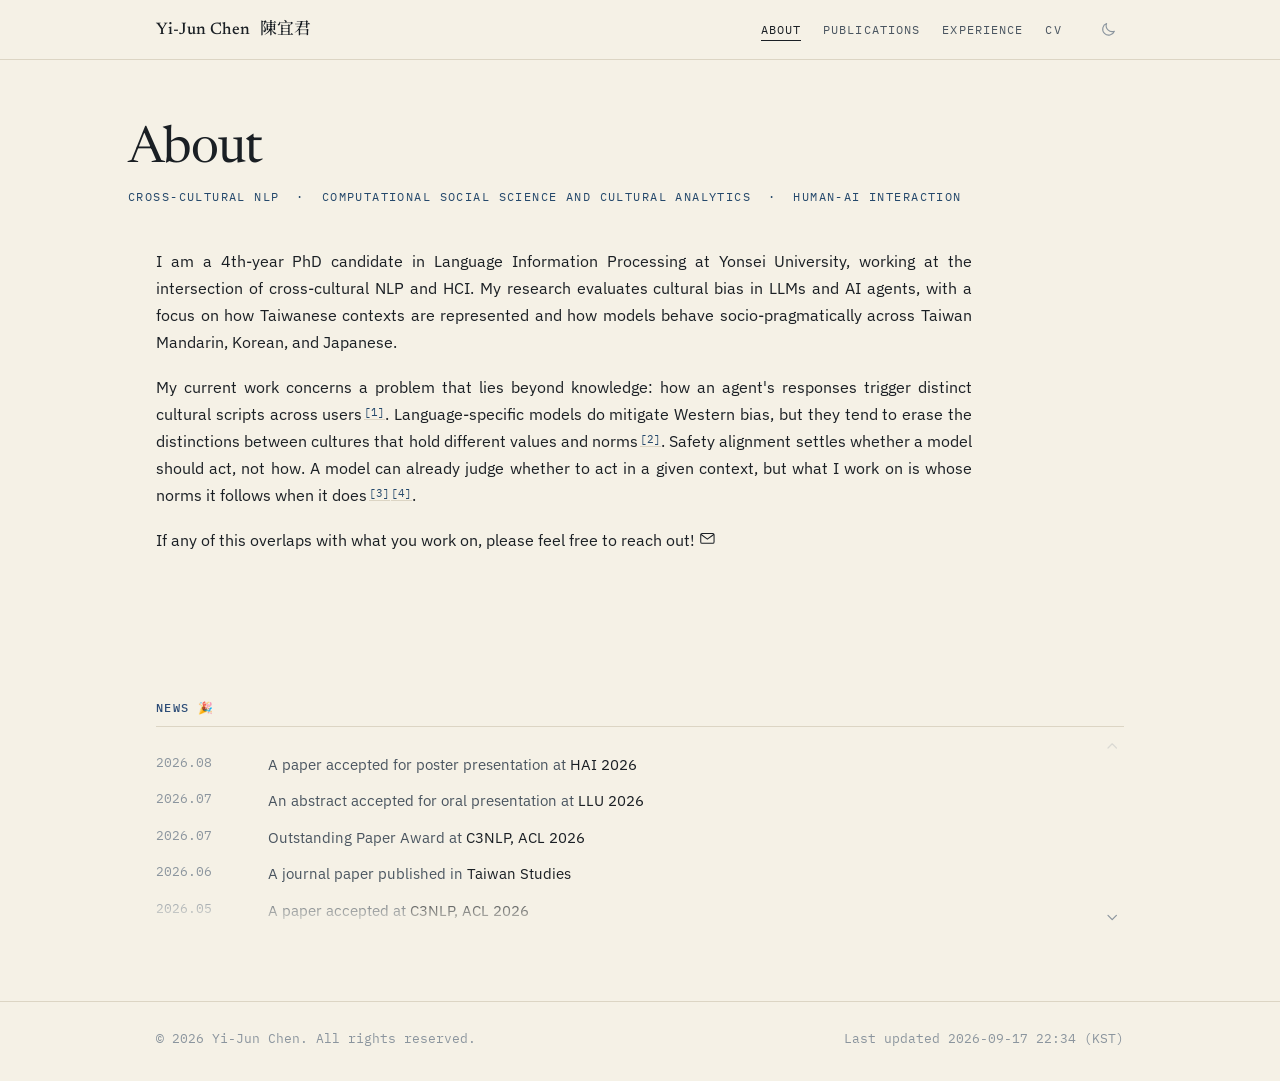
<file: index.html>
<!DOCTYPE html>
<html lang="en">
<head>
<meta charset="UTF-8">
<meta name="viewport" content="width=device-width, initial-scale=1.0">
<title>Yi-Jun Chen — Cross-Cultural NLP &amp; HCI</title>
<meta name="description" content="Yi-Jun Chen is a PhD candidate in Language Information Processing at Yonsei University, studying cultural bias in LLMs and AI agents across Taiwan Mandarin, Korean, and Japanese.">
<link rel="preconnect" href="https://fonts.googleapis.com">
<link rel="preconnect" href="https://fonts.gstatic.com" crossorigin>
<link href="https://fonts.googleapis.com/css2?family=Newsreader:ital,opsz,wght@0,6..72,300;0,6..72,400;0,6..72,500;1,6..72,300;1,6..72,400&family=IBM+Plex+Mono:wght@400;500&family=IBM+Plex+Sans:wght@400;500;600&family=Noto+Serif+TC:wght@400;500&family=Noto+Serif+KR:wght@400;500&family=Noto+Serif+JP:wght@400;500&display=swap" rel="stylesheet">
<link rel="icon" href="/img/YJ.svg" type="image/svg+xml">
<link rel="stylesheet" href="/css/site.css">
<script src="/js/theme.js"></script>
<script src="/js/news.js" defer></script>
</head>
<body>

<header class="topbar">
  <div class="wrap">
    <div class="brand"><a href="/">Yi-Jun Chen <span lang="zh-Hant">陳宜君</span></a></div>
    <nav aria-label="Sections">
      <ul>
        <li><a href="/" aria-current="page">About</a></li>
        <li><a href="/publications/">Publications</a></li>
        <li><a href="/experience/">Experience</a></li>
        <li><a href="/cv/">CV</a></li>
      </ul>
    </nav>
  </div>
</header>

<main>

<div class="wrap page-head">
  <h1>About</h1>
  <p class="eyebrow">Cross-Cultural NLP &nbsp;·&nbsp; Computational Social Science and Cultural Analytics &nbsp;·&nbsp; Human-AI Interaction</p>
</div>

<section class="first flush">
  <div class="wrap">
    <div class="prose">
      <p>
        I am a 4th-year PhD candidate in Language Information Processing at Yonsei
        University, working at the intersection of cross-cultural NLP and HCI. My
        research evaluates cultural bias in LLMs and AI agents, with a focus on how
        Taiwanese contexts are represented and how models behave socio-pragmatically
        across Taiwan Mandarin, Korean, and Japanese.
      </p>
      <p>
        My current work concerns a problem that lies beyond knowledge: how an agent's
        responses trigger distinct cultural scripts across users<a class="cite" href="/publications/#osfa">[1]</a>.
        Language-specific models do mitigate Western bias, but they tend to erase the
        distinctions between cultures that hold different values and norms<a class="cite" href="/publications/#cultural-bias">[2]</a>. Safety
        alignment settles whether a model should act, not how. A model can already judge
        whether to act in a given context, but what I work on is whose norms it
        follows when it does<a class="cite" href="/publications/#pea">[3]</a><a class="cite" href="/publications/#r-tj">[4]</a>.
      </p>
      <p>
        If any of this overlaps with what you work on, please
        feel free to reach out! <a class="reach" href="mailto:yjchen.ac@gmail.com" aria-label="Email Yi-Jun Chen"><svg viewBox="0 0 24 24" fill="none" stroke="currentColor" stroke-width="1.5" stroke-linecap="round" stroke-linejoin="round" aria-hidden="true"><rect x="2.5" y="5" width="19" height="14" rx="2"/><path d="M3 6.5l9 6.5 9-6.5"/></svg></a>
      </p>
    </div>
  </div>
</section>

<section>
  <div class="wrap">
    <div class="svc-group">
      <h3>News 🎉</h3>
      <!-- the list scrolls in place so the page length stays fixed as entries
           accumulate; news.js adds the up/down buttons to the right of it -->
      <div class="news-box">
      <div class="news-scroll" tabindex="0" role="region" aria-label="News, scrollable list">
      <ul class="svc-list tight">
        <li><span class="yr">2026.08</span><span class="role">A paper accepted for poster presentation at <span class="org">HAI 2026</span></span></li>
        <li><span class="yr">2026.07</span><span class="role">An abstract accepted for oral presentation at <span class="org">LLU 2026</span></span></li>
        <li><span class="yr">2026.07</span><span class="role">Outstanding Paper Award at <span class="org">C3NLP, ACL 2026</span></span></li>
        <li><span class="yr">2026.06</span><span class="role">A journal paper published in <span class="org">Taiwan Studies</span></span></li>
        <li><span class="yr">2026.05</span><span class="role">A paper accepted at <span class="org">C3NLP, ACL 2026</span></span></li>
        <li><span class="yr">2026.04</span><span class="role">A paper accepted at <span class="org">Findings of ACL 2026</span></span></li>
        <li><span class="yr">2025.12</span><span class="role">A journal paper published in <span class="org">Language and Information</span></span></li>
        <li><span class="yr">2024.07</span><span class="role">Joined <span class="org"><a href="https://www.iis.sinica.edu.tw/en/index.html" target="_blank" rel="noopener noreferrer">Institute of Information Science, Academia Sinica</a></span> as a research intern (2024.07–2024.12)</span></li>
        <li><span class="yr">2022.07</span><span class="role">Awarded <span class="org">Global Korea Scholarship (GKS)</span>, <a href="https://www.niied.go.kr/web/niied/niiedEng/main" target="_blank" rel="noopener noreferrer">NIIED</a> — fully funded PhD Program (2022–2025)</span></li>
      </ul>
      </div>
      </div>
    </div>
  </div>
</section>

</main>

<footer>
  <div class="wrap">
    <p class="colophon"><span>© 2026 Yi-Jun Chen. All rights reserved.</span><span>Last updated 2026-09-17 22:34 (KST)</span></p>
  </div>
</footer>

</body>
</html>
</file>
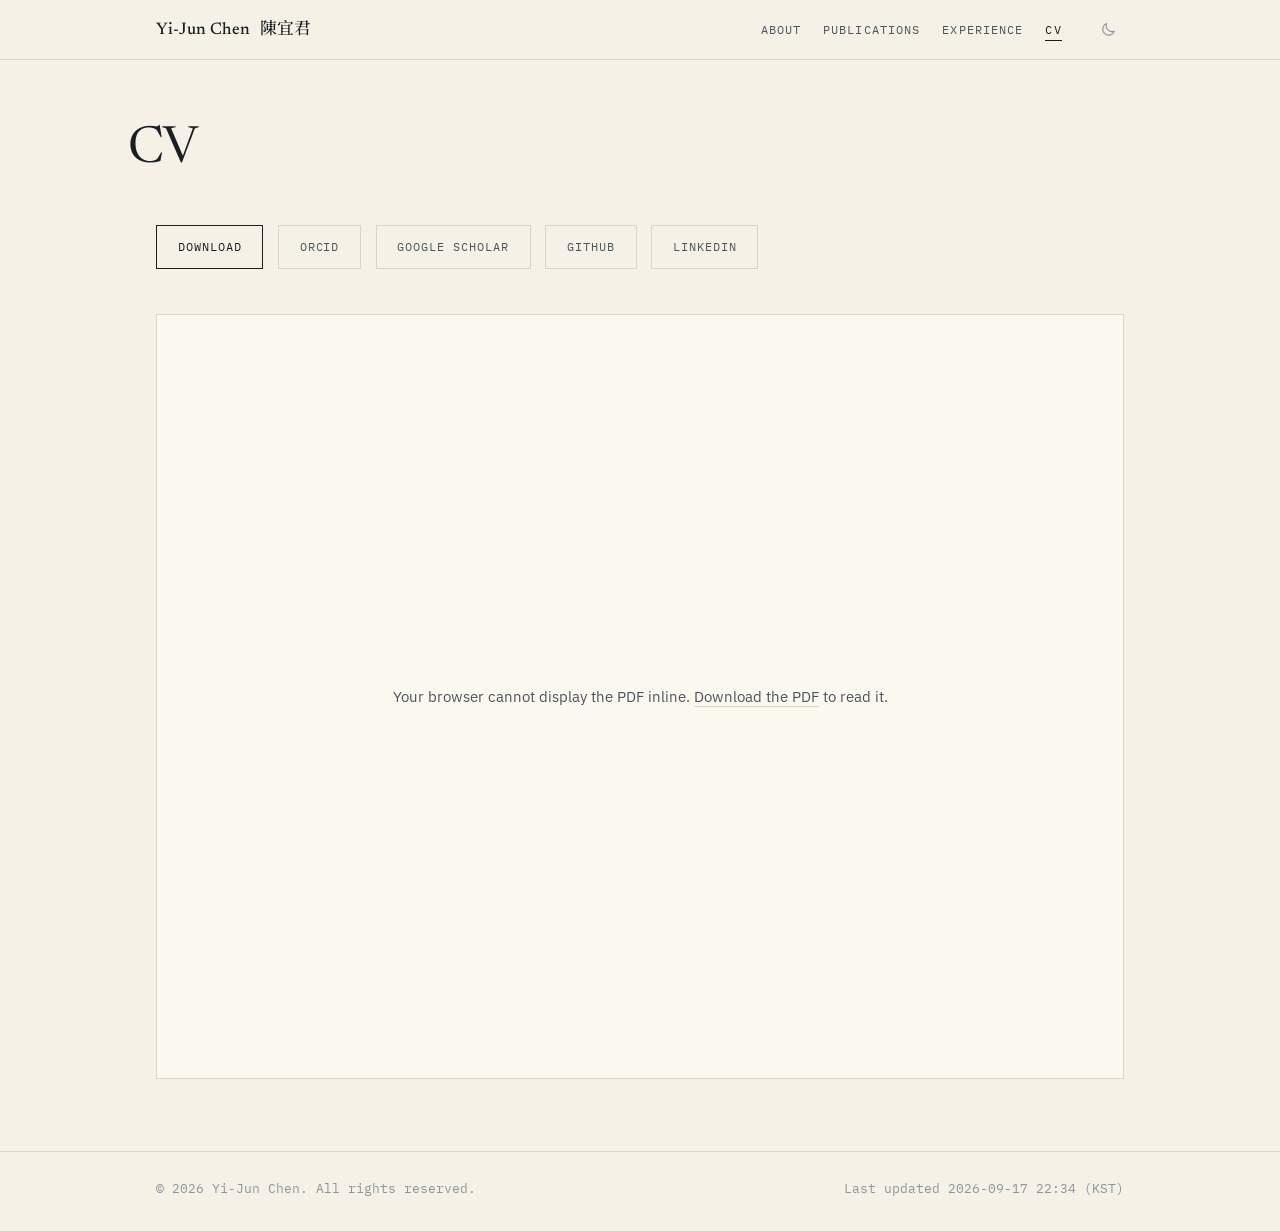
<file: cv/index.html>
<!DOCTYPE html>
<html lang="en">
<head>
<meta charset="UTF-8">
<meta name="viewport" content="width=device-width, initial-scale=1.0">
<title>CV — Yi-Jun Chen</title>
<meta name="description" content="Resume/CV of Yi-Jun Chen, PhD candidate at Yonsei University, awarded Outstanding Paper at C3NLP (ACL 2026) and the Global Korea Scholarship (GKS).">
<link rel="preconnect" href="https://fonts.googleapis.com">
<link rel="preconnect" href="https://fonts.gstatic.com" crossorigin>
<link href="https://fonts.googleapis.com/css2?family=Newsreader:ital,opsz,wght@0,6..72,300;0,6..72,400;0,6..72,500;1,6..72,300;1,6..72,400&family=IBM+Plex+Mono:wght@400;500&family=IBM+Plex+Sans:wght@400;500;600&family=Noto+Serif+TC:wght@400;500&family=Noto+Serif+KR:wght@400;500&family=Noto+Serif+JP:wght@400;500&display=swap" rel="stylesheet">
<link rel="icon" href="/img/YJ.svg" type="image/svg+xml">
<link rel="stylesheet" href="/css/site.css">
<script src="/js/theme.js"></script>
</head>
<body>

<header class="topbar">
  <div class="wrap">
    <div class="brand"><a href="/">Yi-Jun Chen <span lang="zh-Hant">陳宜君</span></a></div>
    <nav aria-label="Sections">
      <ul>
        <li><a href="/">About</a></li>
        <li><a href="/publications/">Publications</a></li>
        <li><a href="/experience/">Experience</a></li>
        <li><a href="/cv/" aria-current="page">CV</a></li>
      </ul>
    </nav>
  </div>
</header>

<main>

<div class="wrap page-head">
  <h1>CV</h1>
</div>

<section class="first">
  <div class="wrap">

    <div class="cv-actions">
      <a class="btn" href="/file/Resume_Yijun_Chen.pdf?v=20260917">Download</a>
      <a class="btn alt" href="https://orcid.org/0009-0000-7103-0643" target="_blank" rel="noopener noreferrer">ORCID</a>
      <a class="btn alt" href="https://scholar.google.com/citations?user=uqlzdpMAAAAJ" target="_blank" rel="noopener noreferrer">Google Scholar</a>
      <a class="btn alt" href="https://github.com/yjchen0722" target="_blank" rel="noopener noreferrer">GitHub</a>
      <a class="btn alt" href="https://www.linkedin.com/in/yjc0722/" target="_blank" rel="noopener noreferrer">LinkedIn</a>
    </div>

    <!-- 內嵌的 PDF 檢視器；瀏覽器無法內嵌顯示時,退回下方的下載提示 -->
    <object class="pdf-viewer" data="/file/Resume_Yijun_Chen.pdf?v=20260917" type="application/pdf" aria-label="CV, PDF">
      <div class="pdf-fallback">
        <p>
          Your browser cannot display the PDF inline.
          <a href="/file/Resume_Yijun_Chen.pdf?v=20260917">Download the PDF</a> to read it.
        </p>
      </div>
    </object>

  </div>
</section>

</main>

<footer>
  <div class="wrap">
    <p class="colophon"><span>© 2026 Yi-Jun Chen. All rights reserved.</span><span>Last updated 2026-09-17 22:34 (KST)</span></p>
  </div>
</footer>

</body>
</html>
</file>
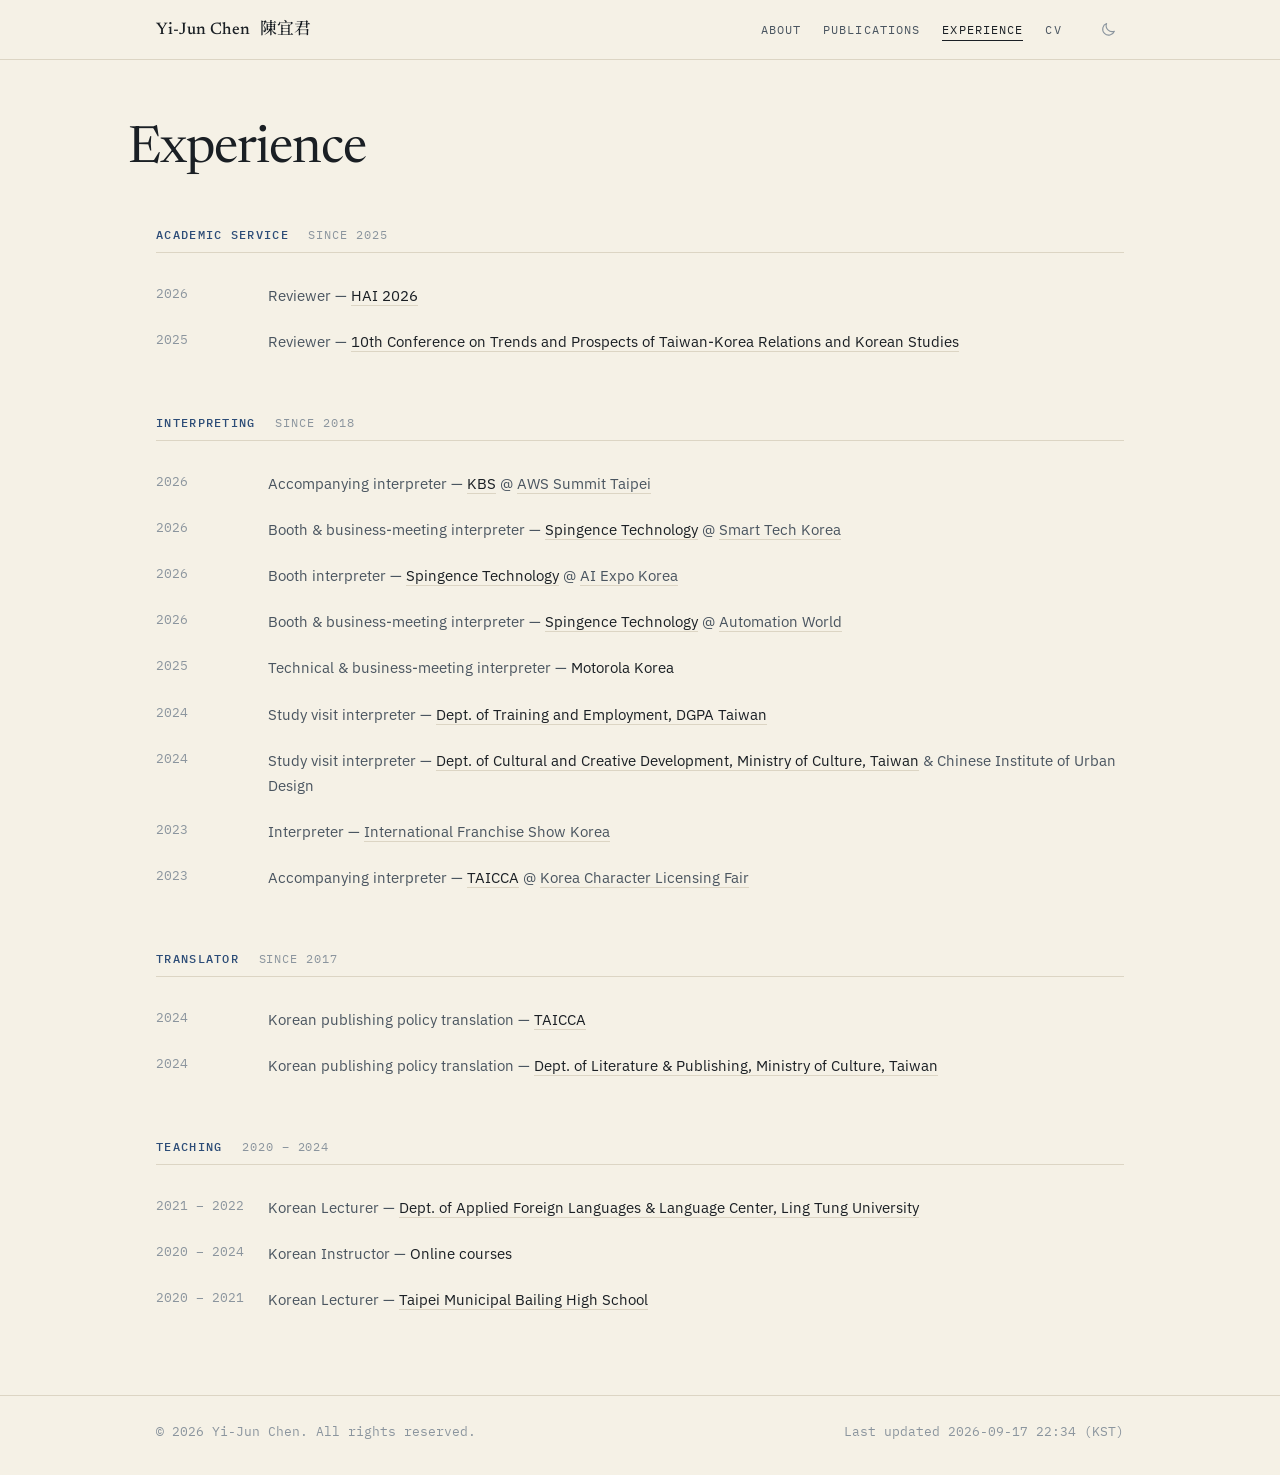
<file: experience/index.html>
<!DOCTYPE html>
<html lang="en">
<head>
<meta charset="UTF-8">
<meta name="viewport" content="width=device-width, initial-scale=1.0">
<title>Experience — Yi-Jun Chen</title>
<meta name="description" content="Peer review for HAI 2026, Korean-Mandarin interpreting at tech expos and government study visits, publishing policy translation, and Korean teaching by Yi-Jun Chen.">
<link rel="preconnect" href="https://fonts.googleapis.com">
<link rel="preconnect" href="https://fonts.gstatic.com" crossorigin>
<link href="https://fonts.googleapis.com/css2?family=Newsreader:ital,opsz,wght@0,6..72,300;0,6..72,400;0,6..72,500;1,6..72,300;1,6..72,400&family=IBM+Plex+Mono:wght@400;500&family=IBM+Plex+Sans:wght@400;500;600&family=Noto+Serif+TC:wght@400;500&family=Noto+Serif+KR:wght@400;500&family=Noto+Serif+JP:wght@400;500&display=swap" rel="stylesheet">
<link rel="icon" href="/img/YJ.svg" type="image/svg+xml">
<link rel="stylesheet" href="/css/site.css">
<script src="/js/theme.js"></script>
</head>
<body>

<header class="topbar">
  <div class="wrap">
    <div class="brand"><a href="/">Yi-Jun Chen <span lang="zh-Hant">陳宜君</span></a></div>
    <nav aria-label="Sections">
      <ul>
        <li><a href="/">About</a></li>
        <li><a href="/publications/">Publications</a></li>
        <li><a href="/experience/" aria-current="page">Experience</a></li>
        <li><a href="/cv/">CV</a></li>
      </ul>
    </nav>
  </div>
</header>

<main>

<div class="wrap page-head">
  <h1>Experience</h1>
</div>

<section class="first">
  <div class="wrap">

    <div class="svc-group">
      <h3>Academic Service <span class="since">since 2025</span></h3>
      <ul class="svc-list">
        <li><span class="yr">2026</span><span class="role">Reviewer — <span class="org"><a href="https://hai-conference.net/hai2026/" target="_blank" rel="noopener noreferrer">HAI 2026</a></span></span></li>
        <li><span class="yr">2025</span><span class="role">Reviewer — <span class="org"><a href="https://korea.nuk.edu.tw/main/ModelTemplete11View.aspx?p=[base64]" target="_blank" rel="noopener noreferrer">10th Conference on Trends and Prospects of Taiwan-Korea Relations and Korean Studies</a></span></span></li>
      </ul>
    </div>

    <div class="svc-group">
      <h3>Interpreting <span class="since">since 2018</span></h3>
      <ul class="svc-list">
        <li><span class="yr">2026</span><span class="role">Accompanying interpreter — <span class="org"><a href="https://www.kbs.co.kr/" target="_blank" rel="noopener noreferrer">KBS</a></span> @ <a href="https://aws.amazon.com/tw/events/summits/taipei/" target="_blank" rel="noopener noreferrer">AWS Summit Taipei</a></span></li>
        <li><span class="yr">2026</span><span class="role">Booth &amp; business-meeting interpreter — <span class="org"><a href="https://www.spingence.com/en/" target="_blank" rel="noopener noreferrer">Spingence Technology</a></span> @ <a href="https://en.smarttechkorea.com/" target="_blank" rel="noopener noreferrer">Smart Tech Korea</a></span></li>
        <li><span class="yr">2026</span><span class="role">Booth interpreter — <span class="org"><a href="https://www.spingence.com/en/" target="_blank" rel="noopener noreferrer">Spingence Technology</a></span> @ <a href="https://aiexpo.co.kr/" target="_blank" rel="noopener noreferrer">AI Expo Korea</a></span></li>
        <li><span class="yr">2026</span><span class="role">Booth &amp; business-meeting interpreter — <span class="org"><a href="https://www.spingence.com/en/" target="_blank" rel="noopener noreferrer">Spingence Technology</a></span> @ <a href="https://automationworld2026.ems.coex.co.kr/?hl=en" target="_blank" rel="noopener noreferrer">Automation World</a></span></li>
        <li><span class="yr">2025</span><span class="role">Technical &amp; business-meeting interpreter — <span class="org">Motorola Korea</span></span></li>
        <li><span class="yr">2024</span><span class="role">Study visit interpreter — <span class="org"><a href="https://www.dgpa.gov.tw/" target="_blank" rel="noopener noreferrer">Dept. of Training and Employment, DGPA Taiwan</a></span></span></li>
        <li><span class="yr">2024</span><span class="role">Study visit interpreter — <span class="org"><a href="https://www.moc.gov.tw/cp.aspx?n=113" target="_blank" rel="noopener noreferrer">Dept. of Cultural and Creative Development, Ministry of Culture, Taiwan</a></span> &amp; Chinese Institute of Urban Design</span></li>
        <li><span class="yr">2023</span><span class="role">Interpreter — <a href="https://www.ifskorea.co.kr/hub/en-gb.html" target="_blank" rel="noopener noreferrer">International Franchise Show Korea</a></span></li>
        <li><span class="yr">2023</span><span class="role">Accompanying interpreter — <span class="org"><a href="https://en.taicca.tw/" target="_blank" rel="noopener noreferrer">TAICCA</a></span> @ <a href="https://www.characterfair.kr/" target="_blank" rel="noopener noreferrer">Korea Character Licensing Fair</a></span></li>
      </ul>
    </div>

    <div class="svc-group">
      <h3>Translator <span class="since">since 2017</span></h3>
      <ul class="svc-list">
        <li><span class="yr">2024</span><span class="role">Korean publishing policy translation — <span class="org"><a href="https://en.taicca.tw/" target="_blank" rel="noopener noreferrer">TAICCA</a></span></span></li>
        <li><span class="yr">2024</span><span class="role">Korean publishing policy translation — <span class="org"><a href="https://www.moc.gov.tw/en/News_Card.aspx?n=413&amp;sms=10700" target="_blank" rel="noopener noreferrer">Dept. of Literature &amp; Publishing, Ministry of Culture, Taiwan</a></span></span></li>
      </ul>
    </div>

    <div class="svc-group">
      <h3>Teaching <span class="since">2020 – 2024</span></h3>
      <ul class="svc-list">
        <li><span class="yr">2021 – 2022</span><span class="role">Korean Lecturer — <span class="org"><a href="https://www.ltu.edu.tw/" target="_blank" rel="noopener noreferrer">Dept. of Applied Foreign Languages &amp; Language Center, Ling Tung University</a></span></span></li>
        <li><span class="yr">2020 – 2024</span><span class="role">Korean Instructor — <span class="org">Online courses</span></span></li>
        <li><span class="yr">2020 – 2021</span><span class="role">Korean Lecturer — <span class="org"><a href="https://www.blsh.tp.edu.tw/" target="_blank" rel="noopener noreferrer">Taipei Municipal Bailing High School</a></span></span></li>
      </ul>
    </div>


  </div>
</section>

</main>

<footer>
  <div class="wrap">
    <p class="colophon"><span>© 2026 Yi-Jun Chen. All rights reserved.</span><span>Last updated 2026-09-17 22:34 (KST)</span></p>
  </div>
</footer>

</body>
</html>
</file>
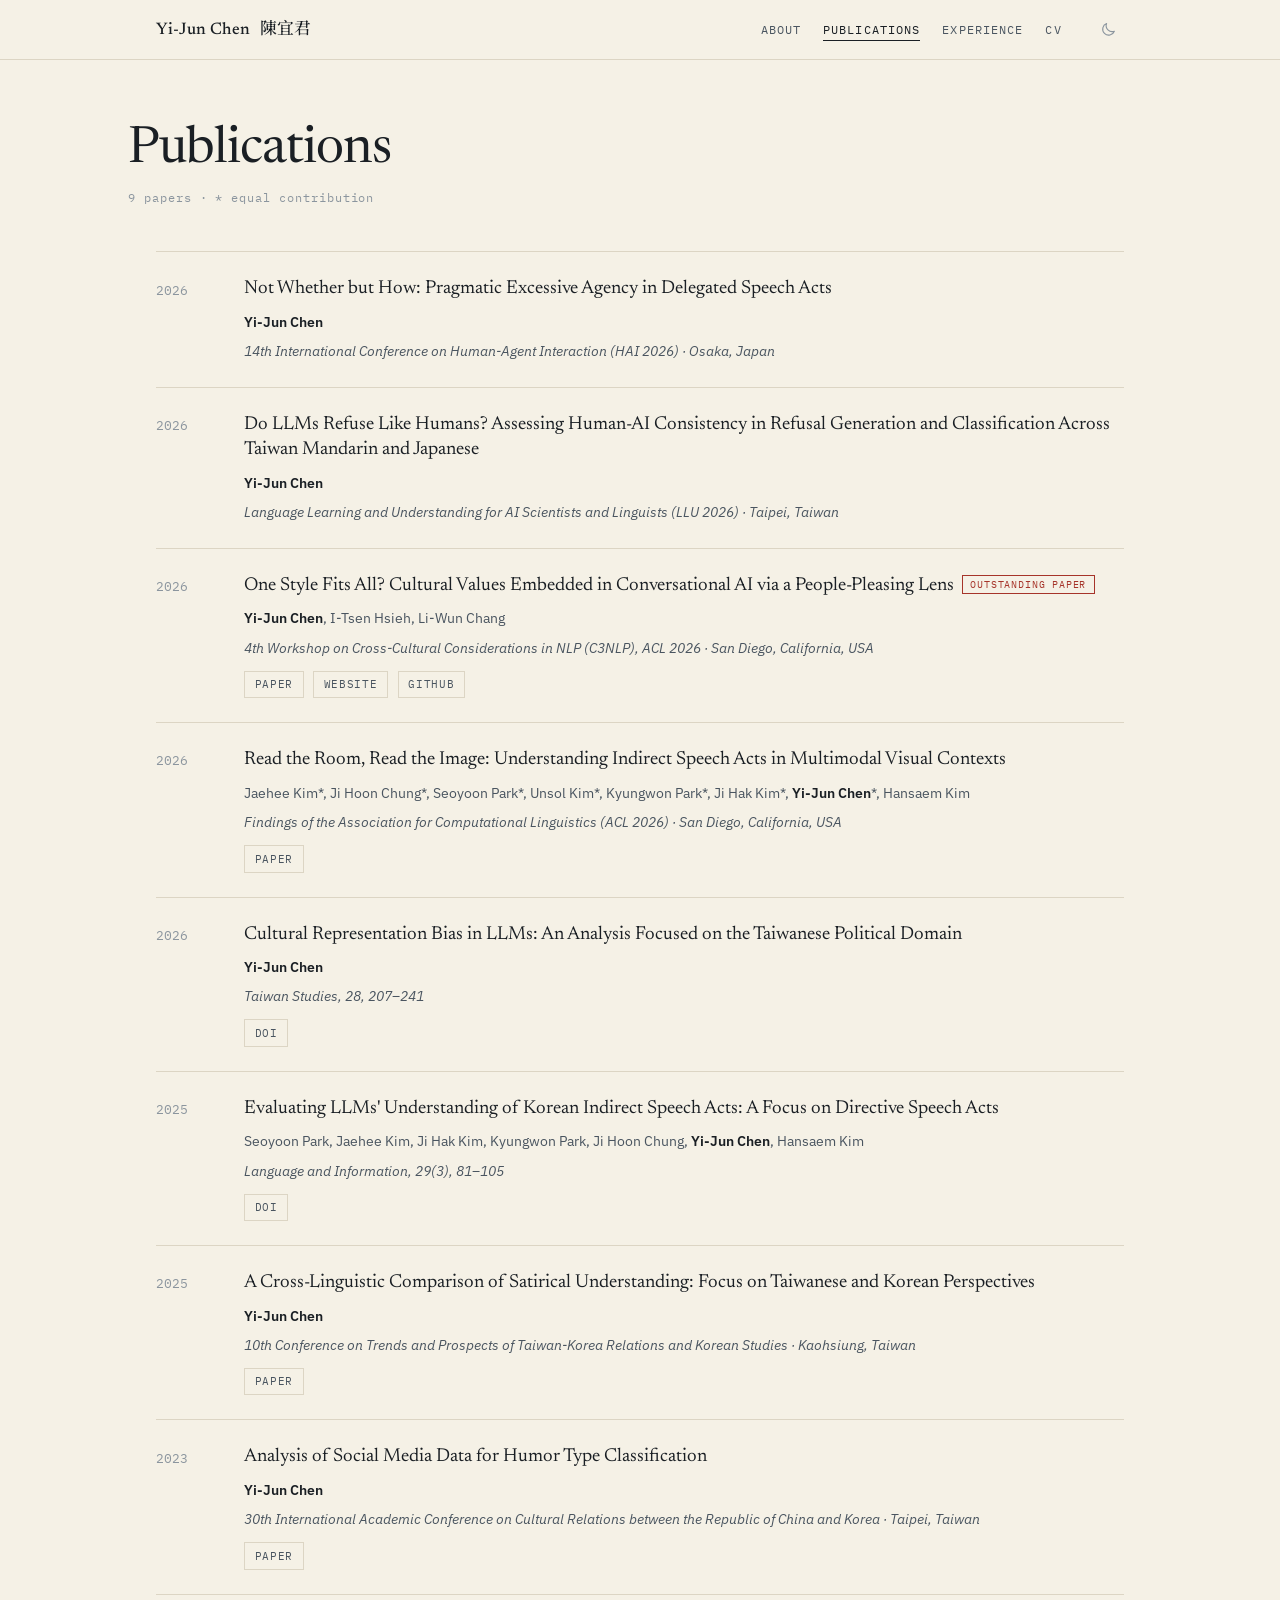
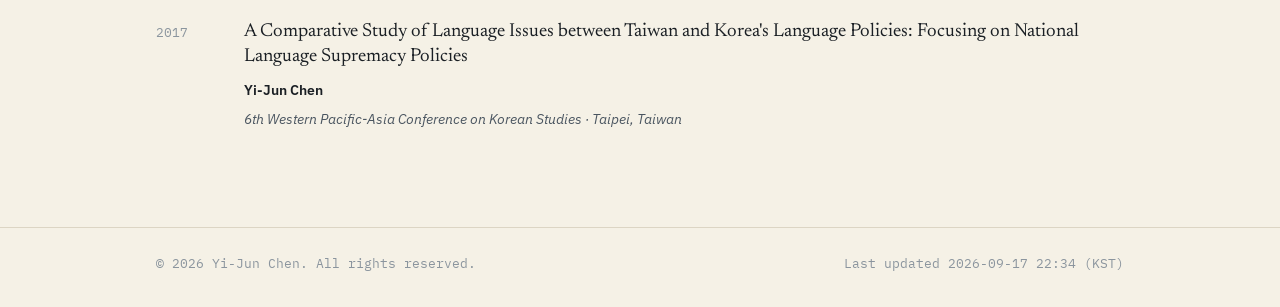
<file: publications/index.html>
<!DOCTYPE html>
<html lang="en">
<head>
<meta charset="UTF-8">
<meta name="viewport" content="width=device-width, initial-scale=1.0">
<title>Publications — Yi-Jun Chen</title>
<meta name="description" content="Papers by Yi-Jun Chen on cultural bias in LLMs, indirect speech acts, and refusal strategies across Taiwan Mandarin, Korean, and Japanese, including work at ACL 2026 and C3NLP.">
<link rel="preconnect" href="https://fonts.googleapis.com">
<link rel="preconnect" href="https://fonts.gstatic.com" crossorigin>
<link href="https://fonts.googleapis.com/css2?family=Newsreader:ital,opsz,wght@0,6..72,300;0,6..72,400;0,6..72,500;1,6..72,300;1,6..72,400&family=IBM+Plex+Mono:wght@400;500&family=IBM+Plex+Sans:wght@400;500;600&family=Noto+Serif+TC:wght@400;500&family=Noto+Serif+KR:wght@400;500&family=Noto+Serif+JP:wght@400;500&display=swap" rel="stylesheet">
<link rel="icon" href="/img/YJ.svg" type="image/svg+xml">
<link rel="stylesheet" href="/css/site.css">
<script src="/js/theme.js"></script>
</head>
<body>

<header class="topbar">
  <div class="wrap">
    <div class="brand"><a href="/">Yi-Jun Chen <span lang="zh-Hant">陳宜君</span></a></div>
    <nav aria-label="Sections">
      <ul>
        <li><a href="/">About</a></li>
        <li><a href="/publications/" aria-current="page">Publications</a></li>
        <li><a href="/experience/">Experience</a></li>
        <li><a href="/cv/">CV</a></li>
      </ul>
    </nav>
  </div>
</header>

<main>

<div class="wrap page-head">
  <h1>Publications</h1>
  <span class="count">9 papers · * equal contribution</span>
</div>

<section class="first">
  <div class="wrap">

    <article class="pub" id="pea">
      <div class="yr">2026</div>
      <div>
        <h3>Not Whether but How: Pragmatic Excessive Agency in Delegated Speech Acts</h3>
        <p class="authors"><span class="me">Yi-Jun Chen</span></p>
        <p class="venue">14th International Conference on Human-Agent Interaction (HAI 2026) · Osaka, Japan</p>
      </div>
    </article>

    <article class="pub" id="r-tj">
      <div class="yr">2026</div>
      <div>
        <h3>Do LLMs Refuse Like Humans? Assessing Human-AI Consistency in Refusal Generation and Classification Across Taiwan Mandarin and Japanese</h3>
        <p class="authors"><span class="me">Yi-Jun Chen</span></p>
        <p class="venue">Language Learning and Understanding for AI Scientists and Linguists (LLU 2026) · Taipei, Taiwan</p>
      </div>
    </article>

    <article class="pub" id="osfa">
      <div class="yr">2026</div>
      <div>
        <h3>One Style Fits All? Cultural Values Embedded in Conversational AI via a People-Pleasing Lens<span class="badge">Outstanding Paper</span></h3>
        <p class="authors"><span class="me">Yi-Jun Chen</span>, I-Tsen Hsieh, Li-Wun Chang</p>
        <p class="venue">4th Workshop on Cross-Cultural Considerations in NLP (C3NLP), ACL 2026 · San Diego, California, USA</p>
        <div class="links">
          <a href="https://aclanthology.org/2026.c3nlp-1.15/" target="_blank" rel="noopener noreferrer">Paper</a>
          <a href="https://osfa2026.netlify.app/" target="_blank" rel="noopener noreferrer">Website</a>
          <a href="https://github.com/yjchen0722/OSFA" target="_blank" rel="noopener noreferrer">GitHub</a>
        </div>
      </div>
    </article>

    <article class="pub">
      <div class="yr">2026</div>
      <div>
        <h3>Read the Room, Read the Image: Understanding Indirect Speech Acts in Multimodal Visual Contexts</h3>
        <p class="authors">Jaehee Kim*, Ji Hoon Chung*, Seoyoon Park*, Unsol Kim*, Kyungwon Park*, Ji Hak Kim*, <span class="me">Yi-Jun Chen</span>*, Hansaem Kim</p>
        <p class="venue">Findings of the Association for Computational Linguistics (ACL 2026) · San Diego, California, USA</p>
        <div class="links">
          <a href="https://aclanthology.org/2026.findings-acl.1556/" target="_blank" rel="noopener noreferrer">Paper</a>
        </div>
      </div>
    </article>

    <article class="pub" id="cultural-bias">
      <div class="yr">2026</div>
      <div>
        <h3>Cultural Representation Bias in LLMs: An Analysis Focused on the Taiwanese Political Domain</h3>
        <p class="authors"><span class="me">Yi-Jun Chen</span></p>
        <p class="venue">Taiwan Studies, 28, 207–241</p>
        <div class="links">
          <a href="https://scholar.kyobobook.co.kr/article/detail/4010072099909" target="_blank" rel="noopener noreferrer">DOI</a>
        </div>
      </div>
    </article>

    <article class="pub">
      <div class="yr">2025</div>
      <div>
        <h3>Evaluating LLMs' Understanding of Korean Indirect Speech Acts: A Focus on Directive Speech Acts</h3>
        <p class="authors">Seoyoon Park, Jaehee Kim, Ji Hak Kim, Kyungwon Park, Ji Hoon Chung, <span class="me">Yi-Jun Chen</span>, Hansaem Kim</p>
        <p class="venue">Language and Information, 29(3), 81–105</p>
        <div class="links">
          <a href="https://www.kci.go.kr/kciportal/ci/sereArticleSearch/ciSereArtiView.kci?sereArticleSearchBean.artiId=ART003297350" target="_blank" rel="noopener noreferrer">DOI</a>
        </div>
      </div>
    </article>

    <article class="pub">
      <div class="yr">2025</div>
      <div>
        <h3>A Cross-Linguistic Comparison of Satirical Understanding: Focus on Taiwanese and Korean Perspectives</h3>
        <p class="authors"><span class="me">Yi-Jun Chen</span></p>
        <p class="venue">10th Conference on Trends and Prospects of Taiwan-Korea Relations and Korean Studies · Kaohsiung, Taiwan</p>
        <div class="links">
          <a href="https://korea.nuk.edu.tw/upload/ModelTemplete6/14/2025proceeding.pdf" target="_blank" rel="noopener noreferrer">Paper</a>
        </div>
      </div>
    </article>

    <article class="pub">
      <div class="yr">2023</div>
      <div>
        <h3>Analysis of Social Media Data for Humor Type Classification</h3>
        <p class="authors"><span class="me">Yi-Jun Chen</span></p>
        <p class="venue">30th International Academic Conference on Cultural Relations between the Republic of China and Korea · Taipei, Taiwan</p>
        <div class="links">
          <a href="https://drive.google.com/drive/folders/17yfAnWFhLSkamhAyrkttj9RMHHoBgm0H?usp=drive_link" target="_blank" rel="noopener noreferrer">Paper</a>
        </div>
      </div>
    </article>

    <article class="pub">
      <div class="yr">2017</div>
      <div>
        <h3>A Comparative Study of Language Issues between Taiwan and Korea's Language Policies: Focusing on National Language Supremacy Policies</h3>
        <p class="authors"><span class="me">Yi-Jun Chen</span></p>
        <p class="venue">6th Western Pacific-Asia Conference on Korean Studies · Taipei, Taiwan</p>
      </div>
    </article>

  </div>
</section>

</main>

<footer>
  <div class="wrap">
    <p class="colophon"><span>© 2026 Yi-Jun Chen. All rights reserved.</span><span>Last updated 2026-09-17 22:34 (KST)</span></p>
  </div>
</footer>

</body>
</html>
</file>
<file: css/site.css>
:root{
  --ink:#1A1F24;
  --ink-soft:#4A5560;
  --ink-faint:#8B959E;
  --paper:#F5F1E6;
  --paper-raised:#FBF8F0;
  --seal:#A6342A;
  --pine:#24486B;
  --navy:#2C4C77;
  --rule:#DCD5C4;
  --badge:#A6342A;
  --btn-alt:#2F5D50;

  --display:"Newsreader",Georgia,serif;
  --body:"IBM Plex Sans",system-ui,-apple-system,sans-serif;
  --mono:"IBM Plex Mono",ui-monospace,monospace;
  --tc:"Noto Serif TC",serif;
  --kr:"Noto Serif KR",serif;
  --jp:"Noto Serif JP",serif;

  --measure:64rem;
  --topbar-bg:rgba(245,241,230,.92);
}

/* ---------- dark palette ---------- */
/* Applied when the visitor picks dark, or when their system prefers it and
   they have not picked light. Only the colour tokens change. */
:root[data-theme="dark"]{
  --ink:#E4E7E2;
  --ink-soft:#A9B2B8;
  --ink-faint:#7B858C;
  --paper:#15181B;
  --paper-raised:#1D2126;
  --seal:#E8C46B;
  --pine:#A9C6DE;
  --navy:#8AABD6;
  --rule:#333A40;
  --badge:#E0B341;
  --btn-alt:#EDA3BC;
  --topbar-bg:rgba(21,24,27,.92);
}
@media (prefers-color-scheme:dark){
  :root:not([data-theme="light"]){
    --ink:#E4E7E2;
    --ink-soft:#A9B2B8;
    --ink-faint:#7B858C;
    --paper:#15181B;
    --paper-raised:#1D2126;
    --seal:#E8C46B;
    --pine:#A9C6DE;
    --navy:#8AABD6;
    --rule:#333A40;
    --badge:#E0B341;
    --btn-alt:#EDA3BC;
    --topbar-bg:rgba(21,24,27,.92);
  }
}

*{box-sizing:border-box;margin:0;padding:0}
html{scroll-behavior:smooth;-webkit-text-size-adjust:100%}
@media (prefers-reduced-motion:reduce){
  html{scroll-behavior:auto}
  *,*::before,*::after{animation-duration:.001ms!important;transition-duration:.001ms!important}
}

body{
  background:var(--paper);
  color:var(--ink);
  font-family:var(--body);
  font-size:16px;
  line-height:1.65;
  -webkit-font-smoothing:antialiased;
  display:flex;
  flex-direction:column;
  min-height:100vh;
}
main{flex:1}

a{color:inherit;text-decoration:none}
a:focus-visible,button:focus-visible{
  outline:2px solid var(--seal);
  outline-offset:3px;
}

.wrap{
  max-width:var(--measure);
  margin:0 auto;
  padding:0 1.75rem;
}

/* ---------- top bar ---------- */
.topbar{
  position:sticky;top:0;z-index:50;
  background:var(--topbar-bg);
  backdrop-filter:blur(8px);
  border-bottom:1px solid var(--rule);
}
.topbar .wrap{
  display:flex;align-items:baseline;gap:2rem;
  padding-top:.9rem;padding-bottom:.9rem;
  flex-wrap:wrap;
}
.brand{
  font-family:var(--display);
  font-size:1.05rem;font-weight:500;
  letter-spacing:.01em;
  margin-right:auto;
}
/* Chinese name: Noto Serif TC, but the same size and colour as the Latin name */
.brand span{font-family:var(--tc);font-weight:500;margin-left:.35rem}
nav ul{display:flex;gap:1.4rem;list-style:none;flex-wrap:wrap}
nav a{
  font-family:var(--mono);
  font-size:.74rem;
  letter-spacing:.09em;
  text-transform:uppercase;
  color:var(--ink-soft);
  padding-bottom:.15rem;
  border-bottom:1px solid transparent;
  transition:color .2s,border-color .2s;
}
nav a:hover{color:var(--ink);border-bottom-color:var(--ink)}
nav a[aria-current="page"]{color:var(--ink);border-bottom-color:var(--ink)}

/* ---------- theme toggle ---------- */
.theme-toggle{
  display:inline-flex;
  align-items:center;
  justify-content:center;
  width:1.9rem;height:1.9rem;
  color:var(--ink-faint);
  background:none;
  border:1px solid transparent;
  border-radius:50%;
  padding:0;
  cursor:pointer;
  align-self:center;
  transition:color .2s,border-color .2s;
}
.theme-toggle svg{width:1.05rem;height:1.05rem;display:block}
.theme-toggle:hover{color:var(--ink);border-color:var(--rule)}

/* ---------- home ---------- */
.hero{padding:5.5rem 0 4rem}
.eyebrow{
  font-family:var(--mono);
  font-size:.74rem;letter-spacing:.12em;text-transform:uppercase;
  color:var(--pine);
  margin-bottom:1.6rem;
}
h1{
  font-family:var(--display);
  font-weight:300;
  font-size:clamp(2.6rem,7vw,4.6rem);
  line-height:1.04;
  letter-spacing:-.02em;
  margin-bottom:.4rem;
}
h1 .zh{
  display:block;
  font-family:var(--tc);
  font-weight:400;
  font-size:.42em;
  color:var(--ink-faint);
  letter-spacing:.14em;
  margin-top:.7rem;
}
.tagline{
  font-family:var(--display);
  font-size:clamp(1.1rem,2.4vw,1.4rem);
  font-style:italic;
  color:var(--ink-soft);
  max-width:34em;
  margin-top:1.8rem;
}


/* ---------- home: section index ---------- */
.pagelinks{
  margin-top:3.5rem;
  display:grid;
  grid-template-columns:repeat(auto-fit,minmax(13rem,1fr));
  gap:1.4rem 2.4rem;
}
.pagelink{
  border-top:1px solid var(--rule);
  padding-top:.9rem;
  display:block;
  transition:border-color .2s;
}
.pagelink:hover{border-top-color:var(--seal)}
.pagelink .label{
  font-family:var(--mono);
  font-size:.68rem;letter-spacing:.1em;text-transform:uppercase;
  color:var(--ink-faint);
  display:block;margin-bottom:.45rem;
  transition:color .2s;
}
.pagelink:hover .label{color:var(--seal)}
.pagelink .blurb{font-size:.93rem;line-height:1.55;color:var(--ink-soft)}

/* ---------- page head (sub-pages) ---------- */
.page-head{
  padding:4rem 0 0;
}
.page-head .eyebrow{margin:.6rem 0 0}
.page-head h1{
  font-size:clamp(2.1rem,5vw,3.2rem);
  font-weight:400;
  margin-bottom:.35rem;
}
.page-head .count{
  font-family:var(--mono);
  font-size:.74rem;
  color:var(--ink-faint);
  letter-spacing:.08em;
}

/* ---------- sections ---------- */
section{padding:4.5rem 0;border-bottom:1px solid var(--rule)}
section:last-of-type{border-bottom:none}
section.flush{border-bottom:none}
section.first{padding-top:2.6rem}
.sec-head{
  display:flex;align-items:baseline;gap:1rem;
  margin-bottom:2.4rem;
}
.sec-head h2{
  font-family:var(--display);
  font-weight:400;
  font-size:clamp(1.7rem,3.4vw,2.2rem);
  letter-spacing:-.01em;
}
.sec-head .count{
  font-family:var(--mono);
  font-size:.74rem;
  color:var(--ink-faint);
  letter-spacing:.08em;
}
.prose p{
  max-width:50em;
  margin-bottom:1.15rem;
  font-size:1.02rem;
  text-align:justify;
  -webkit-hyphens:auto;
  hyphens:auto;
}
.prose p:last-child{margin-bottom:0}
.prose a{border-bottom:1px solid var(--rule);transition:color .2s,border-color .2s}
.prose a:hover{color:var(--seal);border-bottom-color:var(--seal)}
.prose a.reach{border-bottom:none}

.facts{
  margin-top:2.5rem;
  display:grid;
  grid-template-columns:repeat(auto-fit,minmax(15rem,1fr));
  gap:1.6rem 2.4rem;
}
.fact{border-top:1px solid var(--rule);padding-top:.9rem}
.fact dt{
  font-family:var(--mono);
  font-size:.68rem;letter-spacing:.1em;text-transform:uppercase;
  color:var(--ink-faint);
  margin-bottom:.45rem;
}
.fact dd{font-size:.95rem;line-height:1.55}

/* ---------- inline citations ---------- */
.cite{
  font-family:var(--mono);
  font-size:.7em;
  vertical-align:.35em;
  margin-left:.15em;
  color:var(--pine);
  transition:color .2s;
}
a.cite:hover{color:var(--seal)}
span.cite{color:var(--ink-faint);cursor:default}
/* the sticky top bar would otherwise cover a linked entry */
.pub[id]{scroll-margin-top:5.5rem}
/* The mark holds, then fades on its own. Change --mark-time to adjust: the
   bar stays for roughly three quarters of it, then dissolves. */
.pub:target{
  --mark-time:6s;
  animation:cite-mark var(--mark-time) ease-out forwards;
}
@keyframes cite-mark{
  0%,72%{box-shadow:inset 3px 0 0 var(--seal);padding-left:1rem}
  100%{box-shadow:inset 3px 0 0 transparent;padding-left:0}
}

/* ---------- publications ---------- */
.pub{
  display:grid;
  grid-template-columns:4rem 1fr;
  gap:1.5rem;
  padding:1.5rem 0;
  border-top:1px solid var(--rule);
}
.pub .yr{
  font-family:var(--mono);
  font-size:.8rem;
  color:var(--ink-faint);
  padding-top:.2rem;
}
.pub h3{
  font-family:var(--display);
  font-weight:400;
  font-size:1.18rem;
  line-height:1.35;
  margin-bottom:.5rem;
}
.pub .authors{font-size:.9rem;color:var(--ink-soft);margin-bottom:.35rem}
.pub .authors .me{color:var(--ink);font-weight:600}
.pub .venue{font-size:.9rem;color:var(--ink-soft);font-style:italic}
.pub .links{margin-top:.7rem;display:flex;gap:.6rem;flex-wrap:wrap}
.pub .links a{
  font-family:var(--mono);
  font-size:.7rem;letter-spacing:.06em;text-transform:uppercase;
  border:1px solid var(--rule);
  padding:.22rem .6rem;
  color:var(--ink-soft);
  transition:border-color .2s,color .2s,background .2s;
}
.pub .links a:hover{border-color:var(--pine);color:var(--pine)}
.badge{
  display:inline-block;
  font-family:var(--mono);
  font-size:.65rem;letter-spacing:.08em;text-transform:uppercase;
  color:var(--badge);
  border:1px solid var(--badge);
  padding:.1rem .45rem;
  margin-left:.5rem;
  vertical-align:.15em;
}

/* ---------- service ---------- */
.svc-group{margin-bottom:3rem}
.svc-group:last-child{margin-bottom:0}
.svc-group h3{
  font-family:var(--mono);
  font-weight:500;
  font-size:.74rem;letter-spacing:.11em;text-transform:uppercase;
  color:var(--navy);
  margin-bottom:1.2rem;
  padding-bottom:.5rem;
  border-bottom:1px solid var(--rule);
}
.svc-group h3 .since{
  font-weight:400;
  color:var(--ink-faint);
  margin-left:.7rem;
  letter-spacing:.08em;
}
.svc-list{list-style:none}
.svc-list li{
  display:grid;
  grid-template-columns:5.5rem 1fr;
  gap:1.5rem;
  padding:.65rem 0;
  font-size:.96rem;
}
.svc-list.tight li{padding:.35rem 0}
.svc-list .yr{font-family:var(--mono);font-size:.8rem;color:var(--ink-faint)}
.svc-list .role{color:var(--ink-soft)}
.svc-list .role .org{color:var(--ink)}
.svc-list .role a{
  border-bottom:1px solid var(--rule);
  transition:color .2s,border-color .2s;
}
.svc-list .role a:hover{color:var(--seal);border-bottom-color:var(--seal)}

/* ---------- scrollable news ---------- */
/* Caps the News block at five entries; anything beyond that scrolls inside the
   box instead of lengthening the page. One row is the .96rem type at the 1.65
   body line-height plus the .35rem the tight list pads above and below. */
.news-box{
  --news-row:2.29rem;
  display:flex;
  align-items:stretch;
  gap:.7rem;
}
.news-scroll{
  flex:1;
  min-width:0;
  max-height:calc(var(--news-row) * 5);
  overflow-y:auto;
  overscroll-behavior:contain;
  /* the bottom edge fades out to signal there is more below */
  -webkit-mask-image:linear-gradient(to bottom,#000 calc(100% - 2.2rem),transparent 100%);
  mask-image:linear-gradient(to bottom,#000 calc(100% - 2.2rem),transparent 100%);
}
/* no fade once the reader has reached the end of the list */
.news-scroll.at-end{-webkit-mask-image:none;mask-image:none}
.news-scroll:focus-visible{
  outline:1px solid var(--rule);
  outline-offset:.6rem;
}
/* The arrows carry the affordance, so the scrollbar itself is hidden. The box
   still scrolls by wheel, trackpad, touch and keyboard. */
.news-scroll{scrollbar-width:none}
.news-scroll::-webkit-scrollbar{display:none}
/* the mask would otherwise clip the last row's descenders */
.news-scroll .svc-list li:last-child{padding-bottom:1.6rem}

/* Up/down buttons, built by news.js so a reader without scripts still gets a
   plain scrollable list rather than two dead controls. */
.news-nav{
  flex:none;
  /* the flex display below would otherwise beat the hidden attribute */
  display:flex;
  flex-direction:column;
  /* the column stretches to the height of the list, so this parks one arrow
     against the rule under the heading and the other at the foot of the box */
  justify-content:space-between;
  align-items:center;
}
.news-nav[hidden]{display:none}
.news-nav button{
  display:flex;
  align-items:center;
  justify-content:center;
  width:1.5rem;
  height:1.5rem;
  background:none;
  border:0;
  color:var(--ink-faint);
  cursor:pointer;
  transition:color .2s,opacity .2s;
}
/* pulled up into the gap the heading leaves, so it sits closer to the rule */
.news-nav button:first-child{margin-top:-.75rem}
.news-nav button svg{width:.9rem;height:.9rem}
.news-nav button:hover:not(:disabled){color:var(--seal)}
.news-nav button:focus-visible{outline:1px solid var(--rule);outline-offset:2px}
.news-nav button:disabled{opacity:.25;cursor:default}

/* ---------- CV ---------- */
.cv-actions{display:flex;gap:.9rem;flex-wrap:wrap;margin-bottom:2.8rem}
.btn{
  font-family:var(--mono);
  font-size:.76rem;letter-spacing:.08em;text-transform:uppercase;
  padding:.7rem 1.3rem;
  border:1px solid var(--ink);
  transition:background .2s,color .2s;
}
.btn:hover{background:var(--ink);color:var(--paper)}
.btn.alt{border-color:var(--rule);color:var(--ink-soft)}
.btn.alt:hover{background:var(--btn-alt);border-color:var(--btn-alt);color:var(--paper)}

.pdf-viewer{
  display:block;
  width:100%;
  height:min(85vh,60rem);
  border:1px solid var(--rule);
  background:var(--paper-raised);
}
.pdf-fallback{
  display:flex;
  align-items:center;
  justify-content:center;
  height:100%;
  padding:2rem;
  text-align:center;
  font-size:.95rem;
  color:var(--ink-soft);
}
.pdf-fallback a{border-bottom:1px solid var(--rule)}
.pdf-fallback a:hover{color:var(--seal);border-bottom-color:var(--seal)}
@media (max-width:800px){
  .pdf-viewer{height:70vh}
}


.skills{display:grid;grid-template-columns:repeat(auto-fit,minmax(16rem,1fr));gap:1.8rem 2.4rem}
.skill{border-top:1px solid var(--rule);padding-top:.9rem}
.skill h4{
  font-family:var(--mono);
  font-size:.68rem;letter-spacing:.1em;text-transform:uppercase;
  color:var(--ink-faint);
  margin-bottom:.6rem;
}
.skill p{font-size:.93rem;line-height:1.6}

/* ---------- footer ---------- */
footer{padding:1.6rem 0 2rem;border-top:1px solid var(--rule)}
.contact{display:flex;gap:1.6rem;flex-wrap:wrap;margin-bottom:1.6rem}
.contact a{
  font-family:var(--mono);
  font-size:.8rem;
  border-bottom:1px solid var(--rule);
  padding-bottom:.15rem;
  transition:border-color .2s,color .2s;
}
.contact a:hover{color:var(--seal);border-bottom-color:var(--seal)}
a.reach{display:inline-flex;align-items:center;gap:.45rem}
a.reach svg{
  width:1.05rem;height:1.05rem;flex:none;
  transform-origin:50% 60%;
  /* one nudge shortly after the page settles, so the icon is noticed */
  animation:envelope-shake .55s ease-in-out 1.4s 2;
}
a.reach:hover svg,a.reach:focus-visible svg{animation:envelope-shake-hover .5s ease-in-out}
@keyframes envelope-shake{
  0%,100%{transform:rotate(0)}
  15%{transform:rotate(-9deg)}
  35%{transform:rotate(7deg)}
  55%{transform:rotate(-5deg)}
  75%{transform:rotate(3deg)}
}
/* same motion under a second name, so hovering replays it */
@keyframes envelope-shake-hover{
  0%,100%{transform:rotate(0)}
  15%{transform:rotate(-9deg)}
  35%{transform:rotate(7deg)}
  55%{transform:rotate(-5deg)}
  75%{transform:rotate(3deg)}
}

.colophon{
  display:flex;
  justify-content:space-between;
  gap:.6rem 2rem;
  flex-wrap:wrap;
  font-size:.8rem;
  color:var(--ink-faint);
  font-family:var(--mono);
}


/* ---------- phones ---------- */
@media (max-width:520px){
  .wrap{padding:0 1.25rem}
  /* justified text needs room; on a narrow column it opens word gaps */
  .prose p{text-align:left;-webkit-hyphens:manual;hyphens:manual}
  .topbar .wrap{gap:.9rem 1.2rem}
  nav ul{gap:1rem}
  .page-head{padding-top:2.2rem}
  section{padding:2.6rem 0}
  .cv-actions{gap:.6rem;margin-bottom:2rem}
  .colophon{gap:.35rem}
  /* long organisation names should break rather than push the page sideways */
  .svc-list .role,.pub h3{overflow-wrap:anywhere}
  /* entries wrap onto two lines at this width, so the row allowance grows to
     keep the same five entries in view */
  .news-box{--news-row:3.9rem;gap:.5rem}
}
</file>
